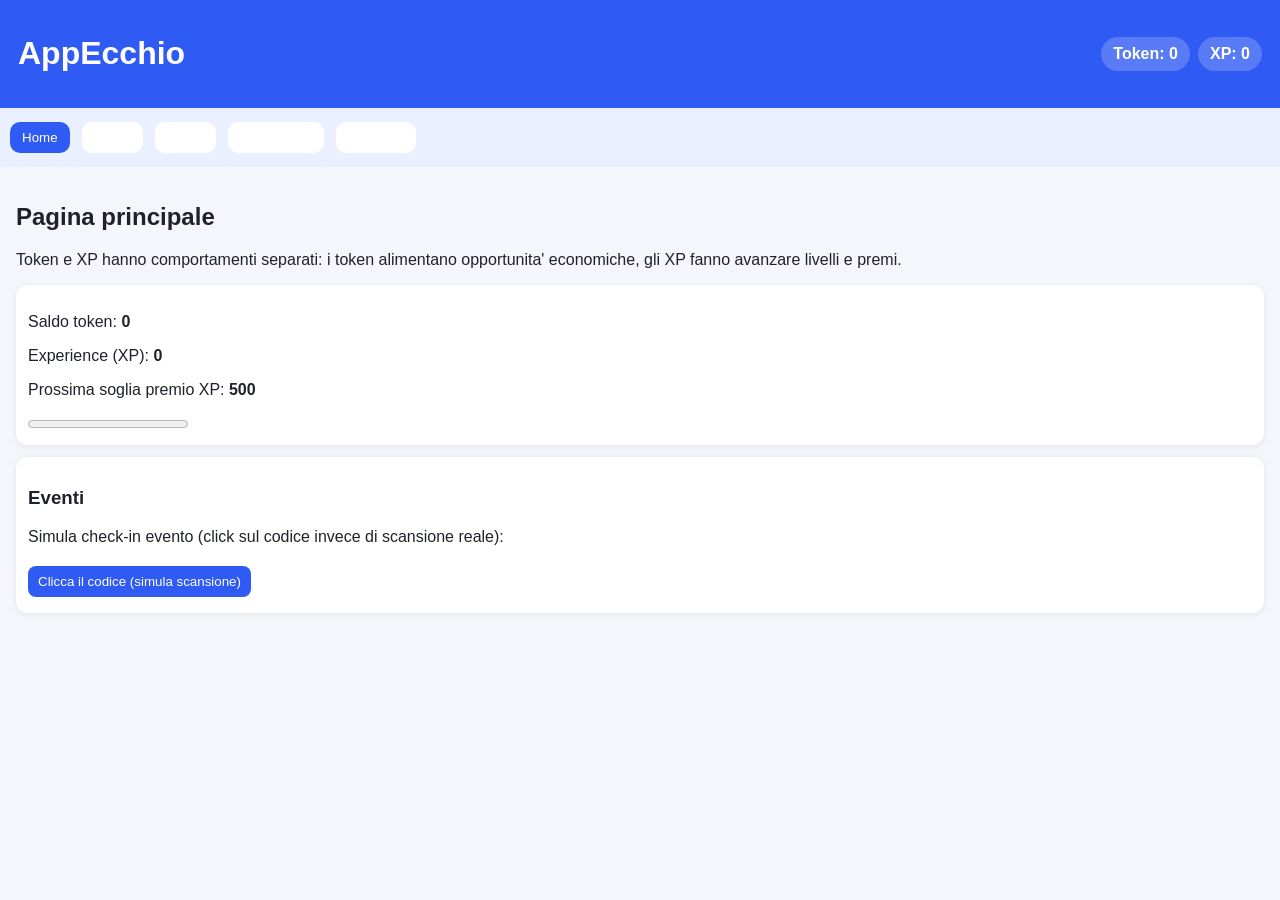
<file: mockup/index.html>
<!doctype html>
<html lang="it">
  <head>
    <meta charset="UTF-8" />
    <meta name="viewport" content="width=device-width, initial-scale=1.0" />
    <title>AppEcchio Gamification Mockup</title>
    <link rel="stylesheet" href="styles.css" />
  </head>
  <body>
    <header class="topbar">
      <h1>AppEcchio</h1>
      <div class="wallet-pills">
        <div class="points-pill">Token: <span id="headerTokens">0</span></div>
        <div class="points-pill">XP: <span id="headerXp">0</span></div>
      </div>
    </header>

    <nav class="tabs">
      <button data-tab="home" class="tab active">Home</button>
      <button data-tab="profile" class="tab">Profilo</button>
      <button data-tab="discounts" class="tab">Sconti</button>
      <button data-tab="supervisor" class="tab">Supervisore</button>
      <button data-tab="checkout" class="tab">Checkout</button>
    </nav>

    <main>
      <section id="home" class="panel active">
        <h2>Pagina principale</h2>
        <p>Token e XP hanno comportamenti separati: i token alimentano opportunita' economiche, gli XP fanno avanzare livelli e premi.</p>
        <div class="card">
          <p>Saldo token: <strong id="homeTokens">0</strong></p>
          <p>Experience (XP): <strong id="homeXp">0</strong></p>
          <p>Prossima soglia premio XP: <strong id="nextThreshold">500</strong></p>
          <progress id="thresholdProgress" max="500" value="0"></progress>
        </div>

        <div class="card">
          <h3>Eventi</h3>
          <p>Simula check-in evento (click sul codice invece di scansione reale):</p>
          <button id="simulateCheckin">Clicca il codice (simula scansione)</button>
        </div>
      </section>

      <section id="profile" class="panel">
        <h2>Profilo</h2>
        <div class="card">
          <p>Token attuali: <strong id="profileTokens">0</strong></p>
          <p>XP accumulati: <strong id="profileXp">0</strong></p>
          <p>Storico movimenti:</p>
          <ul id="ledgerList"></ul>
        </div>
      </section>

      <section id="discounts" class="panel">
        <h2>Premi e XP</h2>
        <div class="card">
          <p>I voucher si sbloccano con gli XP. I token non vengono consumati: restano nel wallet per opportunita' di guadagno.</p>
          <button id="buy5" data-cost="500">Verifica sconto 5% (500 XP)</button>
          <button id="buy10" data-cost="1000">Verifica sconto 10% (1000 XP)</button>
        </div>
        <div class="card">
          <h3>I tuoi voucher</h3>
          <ul id="voucherList"></ul>
        </div>
      </section>

      <section id="supervisor" class="panel">
        <h2>Dashboard supervisore</h2>
        <div class="card">
          <p>Notifiche scansione/click codice:</p>
          <ul id="notifications"></ul>
        </div>
      </section>
    
      <section id="checkout" class="panel">
        <h2>Checkout demo</h2>
        <div class="card">
          <label>Importo ordine (€): <input id="checkoutAmount" type="number" min="1" value="20" /></label>
          <label>Voucher da applicare:
            <select id="checkoutVoucher">
              <option value="">Nessuno</option>
            </select>
          </label>
          <button id="payNow">Paga ora</button>
        </div>
        <div class="card">
          <h3>Ricevuta</h3>
          <pre id="receiptBox">Nessun pagamento eseguito</pre>
        </div>
      </section>

    </main>

    <script src="app.js"></script>
  </body>
</html>
</file>
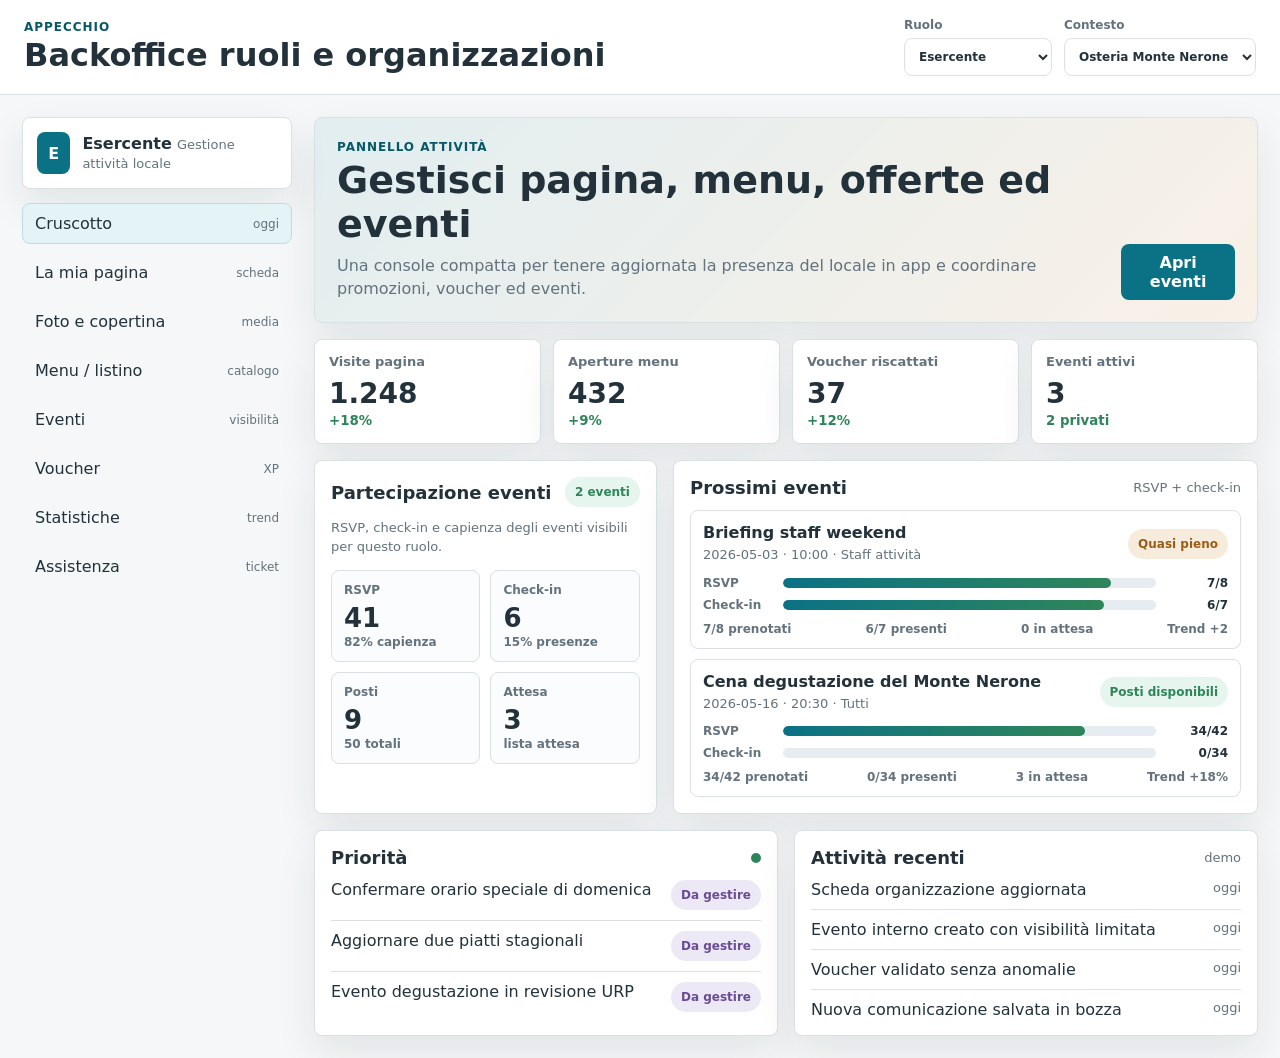
<file: mockup/backoffice.html>
<!doctype html>
<html lang="it">
  <head>
    <meta charset="UTF-8" />
    <meta name="viewport" content="width=device-width, initial-scale=1.0" />
    <title>APPecchio Backoffice</title>
    <link rel="stylesheet" href="backoffice.css" />
  </head>
  <body>
    <header class="appbar">
      <div>
        <p class="eyebrow">APPecchio</p>
        <h1>Backoffice ruoli e organizzazioni</h1>
      </div>
      <div class="context-switcher">
        <label>
          Ruolo
          <select id="roleSelect">
            <option value="merchant">Esercente</option>
            <option value="organization">Organizzazione</option>
            <option value="supervisor">Supervisore</option>
            <option value="mayor">Sindaco</option>
            <option value="admin">Amministratore</option>
          </select>
        </label>
        <label>
          Contesto
          <select id="organizationSelect">
            <option value="osteria">Osteria Monte Nerone</option>
            <option value="proloco">Pro Loco Apecchio</option>
            <option value="comune">Comune di Apecchio</option>
          </select>
        </label>
      </div>
    </header>

    <div class="shell">
      <aside class="sidebar">
        <div class="profile-card">
          <div class="avatar" id="roleInitial">E</div>
          <div>
            <strong id="roleName">Esercente</strong>
            <span id="roleScope">Gestione attività locale</span>
          </div>
        </div>
        <nav id="mainNav" class="nav"></nav>
      </aside>

      <main id="workspace" class="workspace" aria-live="polite"></main>
    </div>

    <template id="dashboardTemplate">
      <section class="view-grid">
        <div class="hero-panel">
          <div>
            <p class="eyebrow" data-role-eyebrow></p>
            <h2 data-role-title></h2>
            <p data-role-copy></p>
          </div>
          <button class="primary-action" data-primary-action></button>
        </div>
        <div class="metric-grid" data-metrics></div>
        <div data-participation></div>
        <div class="two-column">
          <article class="panel">
            <div class="panel-heading">
              <h3>Priorità</h3>
              <span class="status-dot"></span>
            </div>
            <ul class="task-list" data-priorities></ul>
          </article>
          <article class="panel">
            <div class="panel-heading">
              <h3>Attività recenti</h3>
              <span class="muted">demo</span>
            </div>
            <ul class="activity-list" data-activity></ul>
          </article>
        </div>
      </section>
    </template>
  </body>
  <script src="backoffice.js"></script>
</html>
</file>
<file: mockup/styles.css>
:root {
  --bg: #f4f6fb;
  --card: #ffffff;
  --primary: #2f5af3;
  --text: #20222b;
}

body {
  margin: 0;
  font-family: Arial, Helvetica, sans-serif;
  background: var(--bg);
  color: var(--text);
}

.topbar {
  display: flex;
  justify-content: space-between;
  align-items: center;
  padding: 14px 18px;
  background: var(--primary);
  color: white;
}

.points-pill {
  background: rgba(255, 255, 255, 0.2);
  padding: 8px 12px;
  border-radius: 999px;
  font-weight: bold;
}

.wallet-pills {
  display: flex;
  gap: 8px;
  flex-wrap: wrap;
  justify-content: flex-end;
}

.tabs {
  display: flex;
  gap: 8px;
  padding: 10px;
  background: #eaf0ff;
}

.tab {
  border: none;
  background: white;
  border-radius: 10px;
  padding: 8px 12px;
  cursor: pointer;
}

.tab.active {
  background: var(--primary);
  color: white;
}

main {
  padding: 16px;
}

.panel { display: none; }
.panel.active { display: block; }

.card {
  background: var(--card);
  border-radius: 12px;
  padding: 12px;
  margin-bottom: 12px;
  box-shadow: 0 1px 6px rgba(0,0,0,0.08);
}

button {
  margin: 4px 4px 4px 0;
  background: var(--primary);
  color: white;
  border: none;
  border-radius: 8px;
  padding: 8px 10px;
  cursor: pointer;
}

ul { padding-left: 18px; }

input, select {
  display: block;
  margin-top: 6px;
  margin-bottom: 8px;
  padding: 6px;
  border-radius: 6px;
  border: 1px solid #ced4e5;
}

pre {
  white-space: pre-wrap;
  background: #f8faff;
  border: 1px solid #e0e6f7;
  border-radius: 8px;
  padding: 10px;
}
</file>
<file: mockup/backoffice.css>
:root {
  --bg: #f5f7f8;
  --surface: #ffffff;
  --surface-strong: #f0f4f5;
  --ink: #22313a;
  --muted: #63727c;
  --line: #d9e1e4;
  --brand: #0b7285;
  --brand-dark: #075866;
  --amber: #c97824;
  --green: #2f855a;
  --red: #b6423b;
  --violet: #6a4c93;
  --shadow: 0 16px 40px rgba(34, 49, 58, 0.09);
}

* {
  box-sizing: border-box;
}

body {
  margin: 0;
  min-height: 100vh;
  background: var(--bg);
  color: var(--ink);
  font-family: Inter, ui-sans-serif, system-ui, -apple-system, BlinkMacSystemFont, "Segoe UI", sans-serif;
  letter-spacing: 0;
}

button,
input,
textarea,
select {
  font: inherit;
}

button {
  min-height: 38px;
}

.appbar {
  position: sticky;
  top: 0;
  z-index: 4;
  display: flex;
  align-items: center;
  justify-content: space-between;
  gap: 20px;
  padding: 18px 24px;
  background: rgba(255, 255, 255, 0.94);
  border-bottom: 1px solid var(--line);
  backdrop-filter: blur(16px);
}

.appbar h1,
.workspace h2,
.panel h3,
.preview-title,
.event-card h4 {
  margin: 0;
  letter-spacing: 0;
}

.appbar h1 {
  font-size: clamp(22px, 3vw, 32px);
  line-height: 1.1;
}

.eyebrow {
  margin: 0 0 4px;
  color: var(--brand-dark);
  font-size: 12px;
  font-weight: 800;
  letter-spacing: 0.08em;
  text-transform: uppercase;
}

.context-switcher {
  display: flex;
  align-items: center;
  gap: 12px;
}

label {
  display: grid;
  gap: 6px;
  color: var(--muted);
  font-size: 12px;
  font-weight: 700;
}

input,
textarea,
select {
  width: 100%;
  min-height: 38px;
  border: 1px solid var(--line);
  border-radius: 8px;
  background: #fff;
  color: var(--ink);
  padding: 8px 10px;
}

textarea {
  min-height: 94px;
  resize: vertical;
}

.shell {
  display: grid;
  grid-template-columns: 270px minmax(0, 1fr);
  gap: 22px;
  padding: 22px;
}

.sidebar {
  position: sticky;
  top: 92px;
  align-self: start;
  display: grid;
  gap: 14px;
}

.profile-card,
.panel,
.hero-panel,
.phone-preview,
.editor-card,
.event-card,
.metric-card {
  background: var(--surface);
  border: 1px solid var(--line);
  border-radius: 8px;
  box-shadow: var(--shadow);
}

.profile-card {
  display: flex;
  align-items: center;
  gap: 12px;
  padding: 14px;
}

.profile-card span,
.muted {
  color: var(--muted);
  font-size: 13px;
}

.avatar {
  display: grid;
  width: 42px;
  height: 42px;
  place-items: center;
  border-radius: 8px;
  background: var(--brand);
  color: #fff;
  font-weight: 900;
}

.nav {
  display: grid;
  gap: 8px;
}

.nav button {
  display: flex;
  align-items: center;
  justify-content: space-between;
  gap: 8px;
  width: 100%;
  border: 1px solid transparent;
  border-radius: 8px;
  background: transparent;
  color: var(--ink);
  padding: 10px 12px;
  cursor: pointer;
  text-align: left;
}

.nav button:hover,
.nav button.active {
  background: #e4f3f5;
  border-color: #b9dde2;
}

.nav small {
  color: var(--muted);
  font-size: 12px;
}

.workspace {
  min-width: 0;
}

.view-grid {
  display: grid;
  gap: 16px;
}

.hero-panel {
  display: flex;
  align-items: end;
  justify-content: space-between;
  gap: 24px;
  padding: 22px;
  background:
    linear-gradient(135deg, rgba(11, 114, 133, 0.12), rgba(201, 120, 36, 0.11)),
    var(--surface);
}

.hero-panel h2 {
  margin-bottom: 8px;
  font-size: clamp(24px, 3vw, 38px);
}

.hero-panel p:not(.eyebrow) {
  max-width: 720px;
  margin: 0;
  color: var(--muted);
  line-height: 1.45;
}

.primary-action,
.secondary-action,
.ghost-action,
.danger-action {
  border: 0;
  border-radius: 8px;
  padding: 9px 13px;
  cursor: pointer;
  font-weight: 800;
}

.primary-action {
  background: var(--brand);
  color: #fff;
}

.secondary-action {
  background: #edf7f8;
  color: var(--brand-dark);
}

.ghost-action {
  background: #fff;
  color: var(--ink);
  border: 1px solid var(--line);
}

.danger-action {
  background: #fff2f1;
  color: var(--red);
}

.metric-grid {
  display: grid;
  grid-template-columns: repeat(4, minmax(0, 1fr));
  gap: 12px;
}

.metric-card {
  padding: 14px;
}

.metric-card span {
  display: block;
  color: var(--muted);
  font-size: 13px;
  font-weight: 700;
}

.metric-card strong {
  display: block;
  margin-top: 8px;
  font-size: 28px;
}

.metric-card small {
  color: var(--green);
  font-weight: 800;
}

.participation-grid {
  display: grid;
  grid-template-columns: minmax(300px, 0.85fr) minmax(0, 1.45fr);
  gap: 16px;
}

.participation-summary,
.participation-list-panel {
  min-width: 0;
}

.participation-summary > p {
  margin: 0 0 14px;
  line-height: 1.4;
}

.participation-kpis {
  display: grid;
  grid-template-columns: repeat(2, minmax(0, 1fr));
  gap: 10px;
}

.participation-kpi {
  min-width: 0;
  border: 1px solid var(--line);
  border-radius: 8px;
  background: #fbfcfd;
  padding: 12px;
}

.participation-kpi span,
.participation-kpi small {
  display: block;
  color: var(--muted);
  font-size: 12px;
  font-weight: 800;
}

.participation-kpi strong {
  display: block;
  margin: 6px 0 2px;
  font-size: 26px;
}

.participation-list {
  display: grid;
  gap: 10px;
}

.participation-row {
  min-width: 0;
  border: 1px solid var(--line);
  border-radius: 8px;
  padding: 12px;
}

.participation-row header,
.participation-row footer {
  display: flex;
  flex-wrap: wrap;
  align-items: center;
  justify-content: space-between;
  gap: 8px;
}

.participation-row header {
  margin-bottom: 12px;
}

.participation-row header div {
  min-width: 0;
}

.participation-row strong {
  overflow-wrap: anywhere;
}

.participation-row p {
  margin: 4px 0 0;
  color: var(--muted);
  font-size: 13px;
  line-height: 1.35;
  overflow-wrap: anywhere;
}

.participation-row footer {
  margin-top: 10px;
  color: var(--muted);
  font-size: 12px;
  font-weight: 800;
}

.participation-bars {
  display: grid;
  gap: 8px;
}

.participation-bar-row {
  display: grid;
  grid-template-columns: 70px minmax(0, 1fr) 62px;
  gap: 10px;
  align-items: center;
  color: var(--muted);
  font-size: 12px;
  font-weight: 800;
}

.participation-bar-row strong {
  color: var(--ink);
  text-align: right;
}

.participation-bar {
  height: 10px;
  overflow: hidden;
  border-radius: 999px;
  background: #e6ecef;
}

.participation-bar span {
  display: block;
  height: 100%;
  border-radius: inherit;
  background: linear-gradient(90deg, var(--brand), var(--green));
}

.two-column {
  display: grid;
  grid-template-columns: minmax(0, 1fr) minmax(0, 1fr);
  gap: 16px;
}

.three-column {
  display: grid;
  grid-template-columns: repeat(3, minmax(0, 1fr));
  gap: 16px;
}

.editor-layout {
  display: grid;
  grid-template-columns: minmax(0, 1.3fr) 360px;
  gap: 18px;
  align-items: start;
}

.editor-stack {
  display: grid;
  gap: 14px;
}

.editor-card,
.panel {
  padding: 16px;
}

.panel-heading {
  display: flex;
  align-items: center;
  justify-content: space-between;
  gap: 12px;
  margin-bottom: 12px;
}

.panel-heading h3 {
  font-size: 18px;
}

.field-grid {
  display: grid;
  grid-template-columns: repeat(2, minmax(0, 1fr));
  gap: 12px;
}

.field-grid .full {
  grid-column: 1 / -1;
}

.button-row,
.chip-row {
  display: flex;
  flex-wrap: wrap;
  gap: 8px;
  align-items: center;
}

.chip {
  display: inline-flex;
  align-items: center;
  min-height: 30px;
  border-radius: 999px;
  background: var(--surface-strong);
  color: var(--ink);
  padding: 6px 10px;
  font-size: 12px;
  font-weight: 800;
}

.chip.public {
  background: #e6f5ed;
  color: var(--green);
}

.chip.private {
  background: #f7ecdc;
  color: #9a5d16;
}

.chip.review {
  background: #ece8f6;
  color: var(--violet);
}

.chip.draft {
  background: #f0f2f4;
  color: var(--muted);
}

.status-dot {
  width: 10px;
  height: 10px;
  border-radius: 999px;
  background: var(--green);
}

.task-list,
.activity-list,
.plain-list {
  display: grid;
  gap: 10px;
  margin: 0;
  padding: 0;
  list-style: none;
}

.task-list li,
.activity-list li,
.plain-list li {
  display: flex;
  justify-content: space-between;
  gap: 12px;
  border-bottom: 1px solid var(--line);
  padding-bottom: 10px;
}

.task-list li:last-child,
.activity-list li:last-child,
.plain-list li:last-child {
  border-bottom: 0;
  padding-bottom: 0;
}

.phone-preview {
  overflow: hidden;
  padding: 12px;
}

.phone-shell {
  overflow: hidden;
  border: 8px solid #1e2b32;
  border-radius: 28px;
  background: #fff;
}

.cover-editor {
  display: grid;
  gap: 14px;
}

.cover-editor-preview {
  min-height: 240px;
  border: 1px solid var(--line);
  border-radius: 8px;
}

.preview-cover {
  min-height: 148px;
  background:
    linear-gradient(135deg, rgba(11, 114, 133, 0.85), rgba(201, 120, 36, 0.7)),
    url("data:image/svg+xml,%3Csvg width='640' height='360' viewBox='0 0 640 360' xmlns='http://www.w3.org/2000/svg'%3E%3Crect width='640' height='360' fill='%23edf7f8'/%3E%3Cpath d='M0 270C120 210 160 320 280 260S440 170 640 230v130H0z' fill='%23d9e1e4'/%3E%3Ccircle cx='488' cy='100' r='52' fill='%23fff3d8'/%3E%3C/svg%3E");
  background-size: cover;
}

.cover-editor-preview,
.preview-cover {
  background-repeat: no-repeat;
}

input[type="range"] {
  padding: 0;
  accent-color: var(--brand);
}

.preview-body {
  display: grid;
  gap: 12px;
  padding: 14px;
}

.preview-title {
  font-size: 21px;
}

.preview-body p {
  margin: 0;
  color: var(--muted);
  line-height: 1.35;
}

.preview-actions {
  display: grid;
  grid-template-columns: repeat(3, 1fr);
  gap: 8px;
}

.preview-actions span {
  border-radius: 8px;
  background: #edf7f8;
  color: var(--brand-dark);
  padding: 8px;
  text-align: center;
  font-size: 12px;
  font-weight: 800;
}

.menu-list,
.event-list,
.request-grid,
.permission-grid {
  display: grid;
  gap: 10px;
}

.menu-item,
.request-item,
.permission-row {
  display: grid;
  grid-template-columns: minmax(0, 1fr) auto;
  gap: 10px;
  align-items: center;
  border: 1px solid var(--line);
  border-radius: 8px;
  padding: 12px;
}

.menu-item strong,
.request-item strong,
.permission-row strong {
  display: block;
}

.menu-item p,
.request-item p,
.event-card p,
.permission-row p {
  margin: 4px 0 0;
  color: var(--muted);
  font-size: 13px;
}

.event-board {
  display: grid;
  grid-template-columns: minmax(0, 0.95fr) minmax(0, 1.2fr);
  gap: 18px;
  align-items: start;
}

.event-card {
  padding: 14px;
}

.event-card header {
  display: flex;
  justify-content: space-between;
  gap: 12px;
  margin-bottom: 10px;
}

.event-meta {
  display: flex;
  flex-wrap: wrap;
  gap: 6px;
  margin-top: 12px;
}

.event-toolbar {
  display: flex;
  flex-wrap: wrap;
  gap: 8px;
  margin: 0 0 14px;
}

.decision-strip {
  display: flex;
  flex-wrap: wrap;
  gap: 8px;
  margin-top: 14px;
  border-top: 1px solid var(--line);
  padding-top: 12px;
}

.visibility-help {
  border-left: 4px solid var(--brand);
  border-radius: 8px;
  background: #edf7f8;
  color: var(--brand-dark);
  padding: 12px;
  font-size: 13px;
  line-height: 1.4;
}

.table-like {
  display: grid;
  gap: 8px;
}

.table-row {
  display: grid;
  grid-template-columns: 1fr 120px 120px;
  gap: 8px;
  align-items: center;
  border-bottom: 1px solid var(--line);
  padding: 8px 0;
}

.table-row:first-child {
  color: var(--muted);
  font-size: 12px;
  font-weight: 800;
  text-transform: uppercase;
}

.mini-chart {
  display: grid;
  gap: 8px;
}

.bar-row {
  display: grid;
  grid-template-columns: 110px minmax(0, 1fr) 52px;
  gap: 10px;
  align-items: center;
  color: var(--muted);
  font-size: 13px;
}

.bar {
  height: 9px;
  overflow: hidden;
  border-radius: 999px;
  background: #e6ecef;
}

.bar span {
  display: block;
  height: 100%;
  border-radius: inherit;
  background: var(--brand);
}

.toast {
  position: fixed;
  right: 18px;
  bottom: 18px;
  z-index: 8;
  max-width: min(360px, calc(100vw - 36px));
  border-radius: 8px;
  background: #1f2d35;
  color: #fff;
  box-shadow: var(--shadow);
  padding: 12px 14px;
  font-weight: 700;
}

.hidden {
  display: none !important;
}

@media (max-width: 1080px) {
  .metric-grid,
  .participation-grid,
  .three-column {
    grid-template-columns: repeat(2, minmax(0, 1fr));
  }

  .editor-layout,
  .event-board {
    grid-template-columns: 1fr;
  }

  .phone-preview {
    max-width: 420px;
  }
}

@media (max-width: 760px) {
  .appbar {
    position: static;
    display: grid;
    padding: 16px;
  }

  .context-switcher,
  .two-column,
  .field-grid,
  .metric-grid,
  .participation-grid,
  .participation-kpis,
  .three-column {
    grid-template-columns: 1fr;
  }

  .context-switcher {
    display: grid;
  }

  .shell {
    grid-template-columns: 1fr;
    padding: 14px;
  }

  .sidebar {
    position: static;
  }

  .nav {
    grid-template-columns: repeat(2, minmax(0, 1fr));
  }

  .hero-panel {
    display: grid;
  }

  .table-row {
    grid-template-columns: 1fr;
  }

  .participation-bar-row {
    grid-template-columns: 64px minmax(0, 1fr);
  }

  .participation-bar-row strong {
    grid-column: 1 / -1;
    text-align: left;
  }
}
</file>
